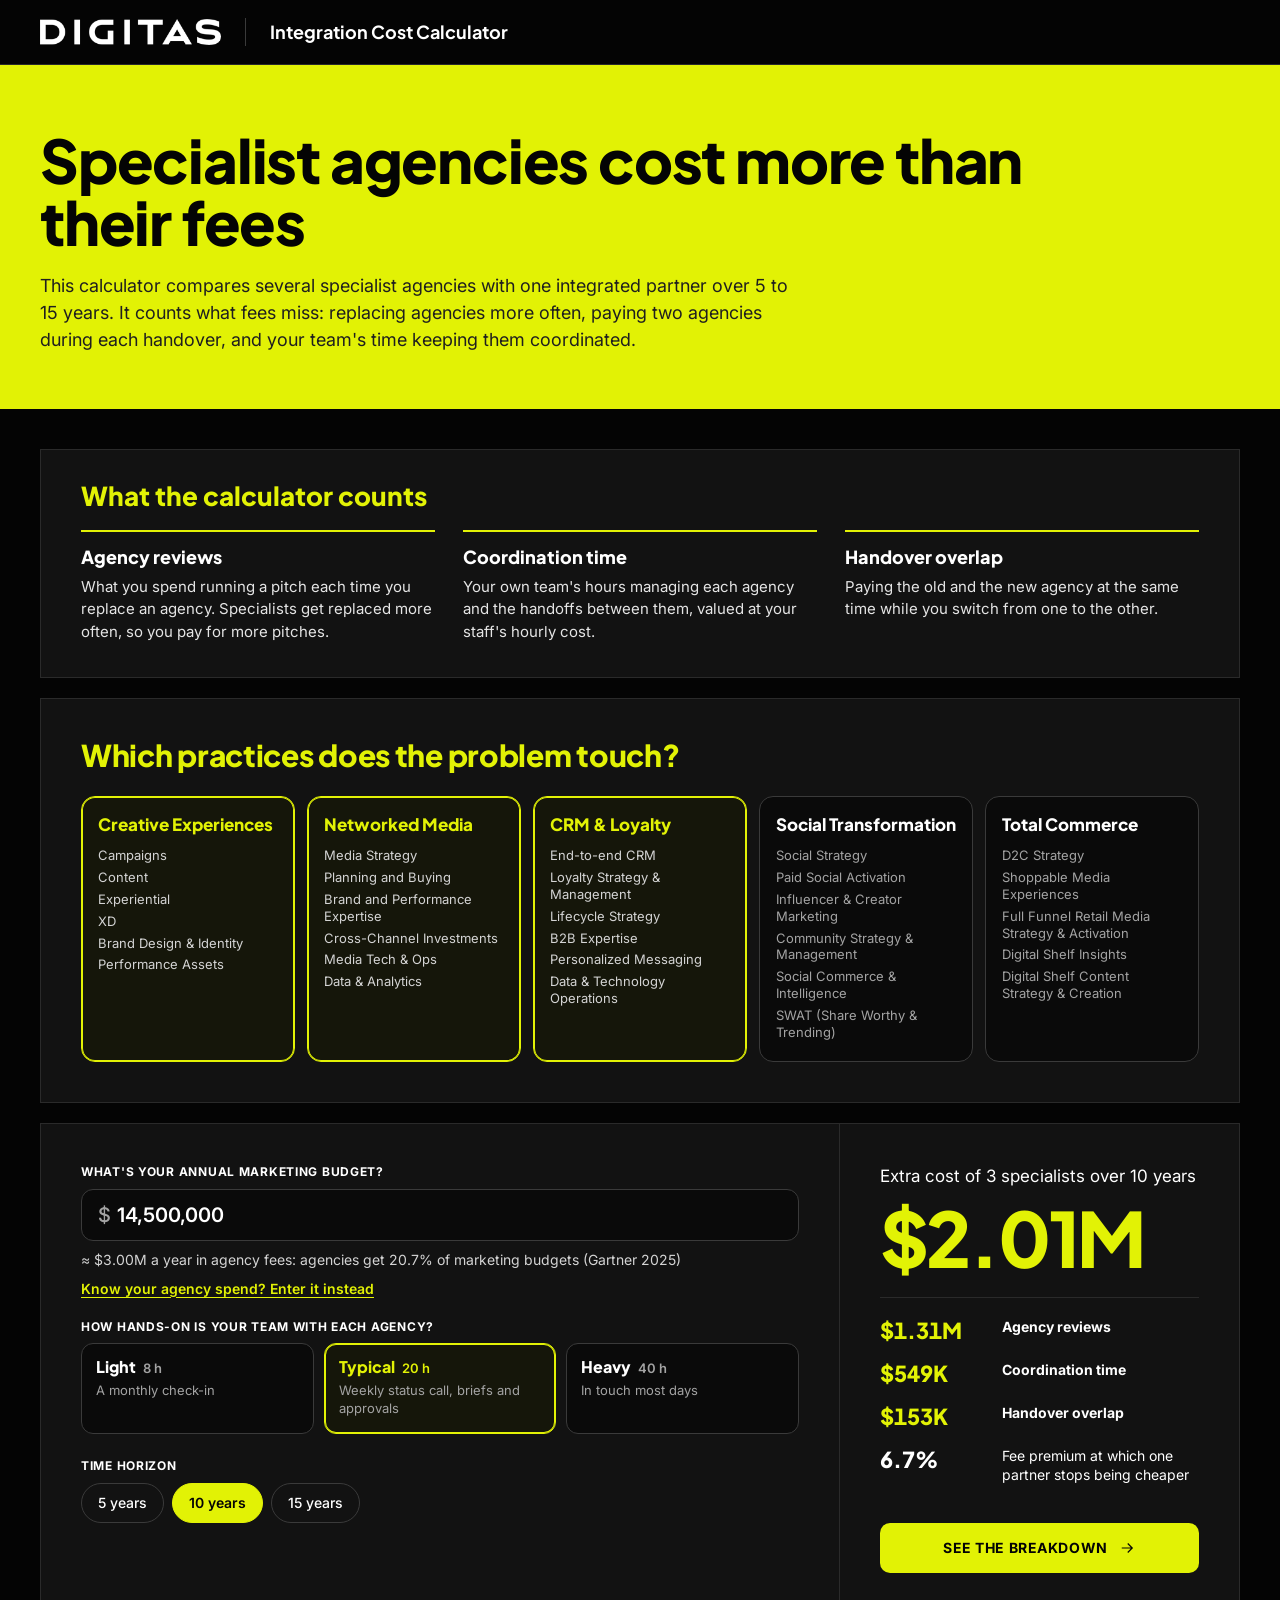
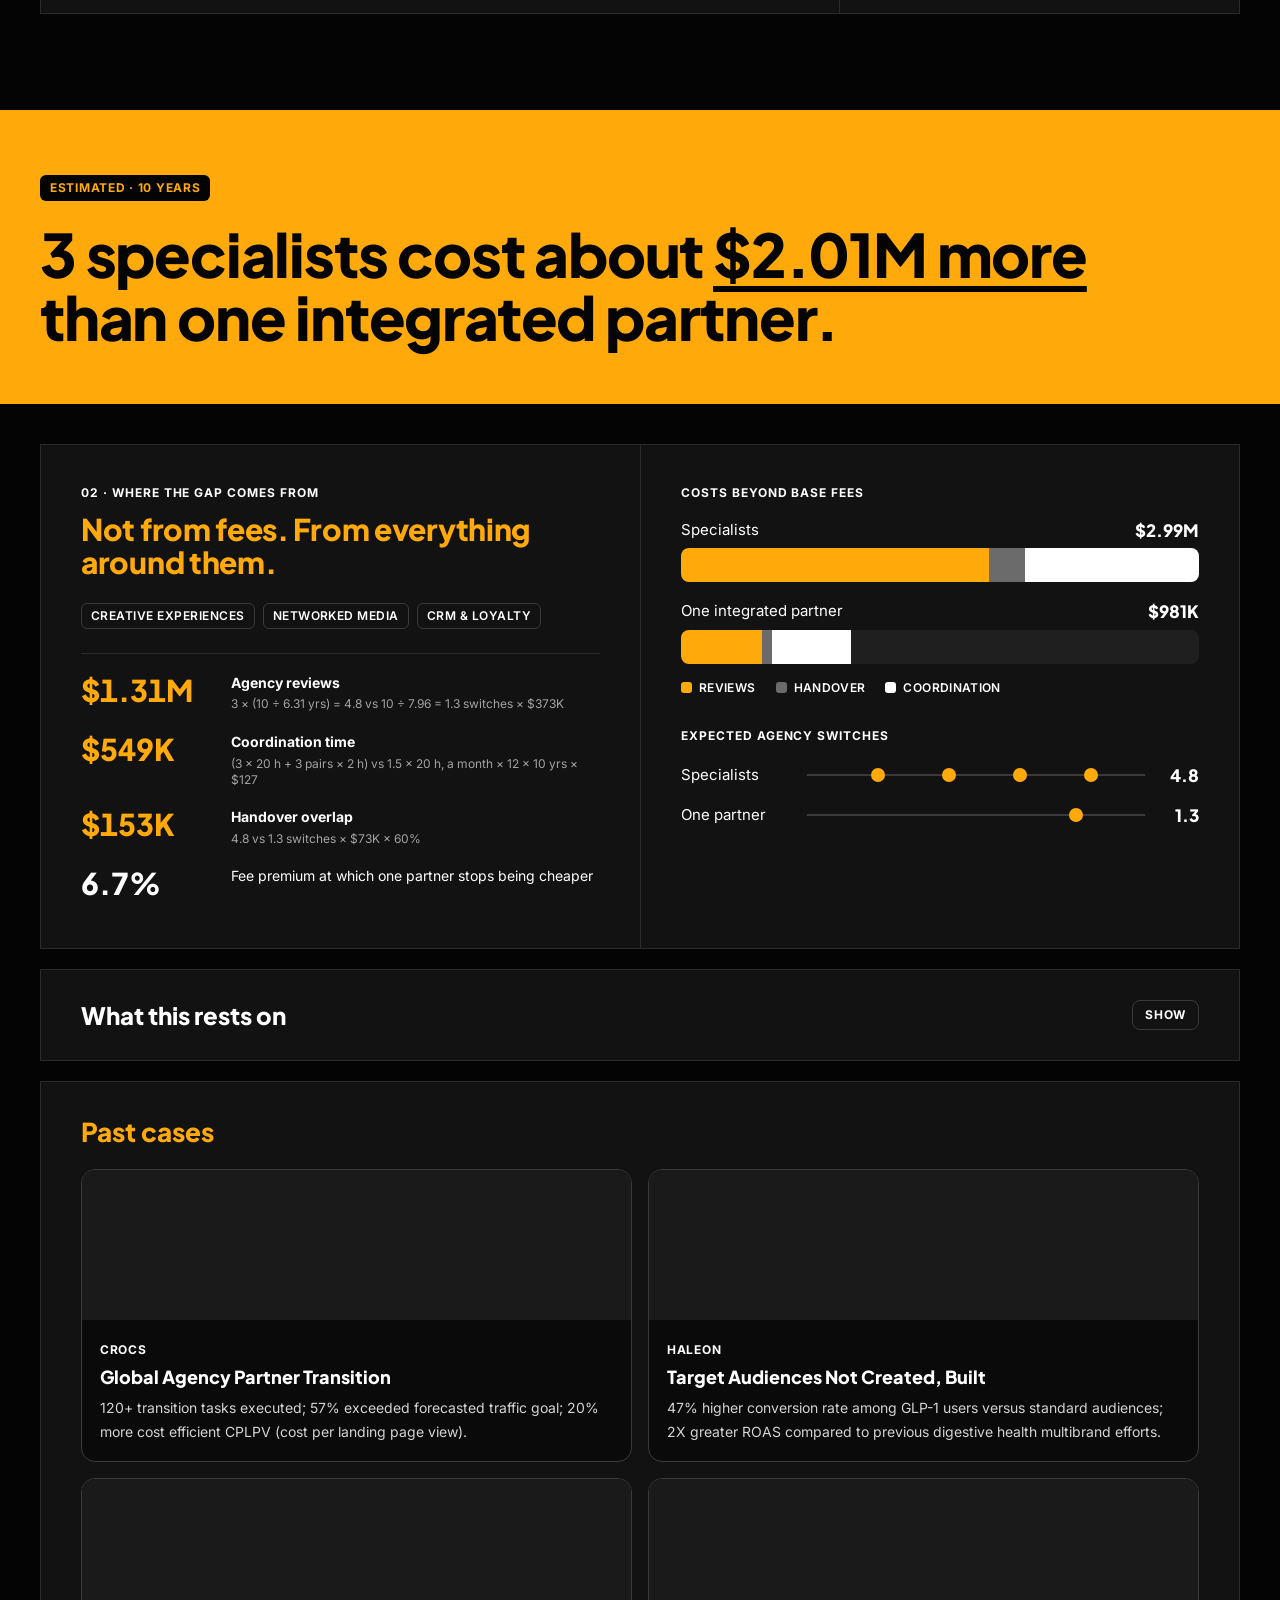
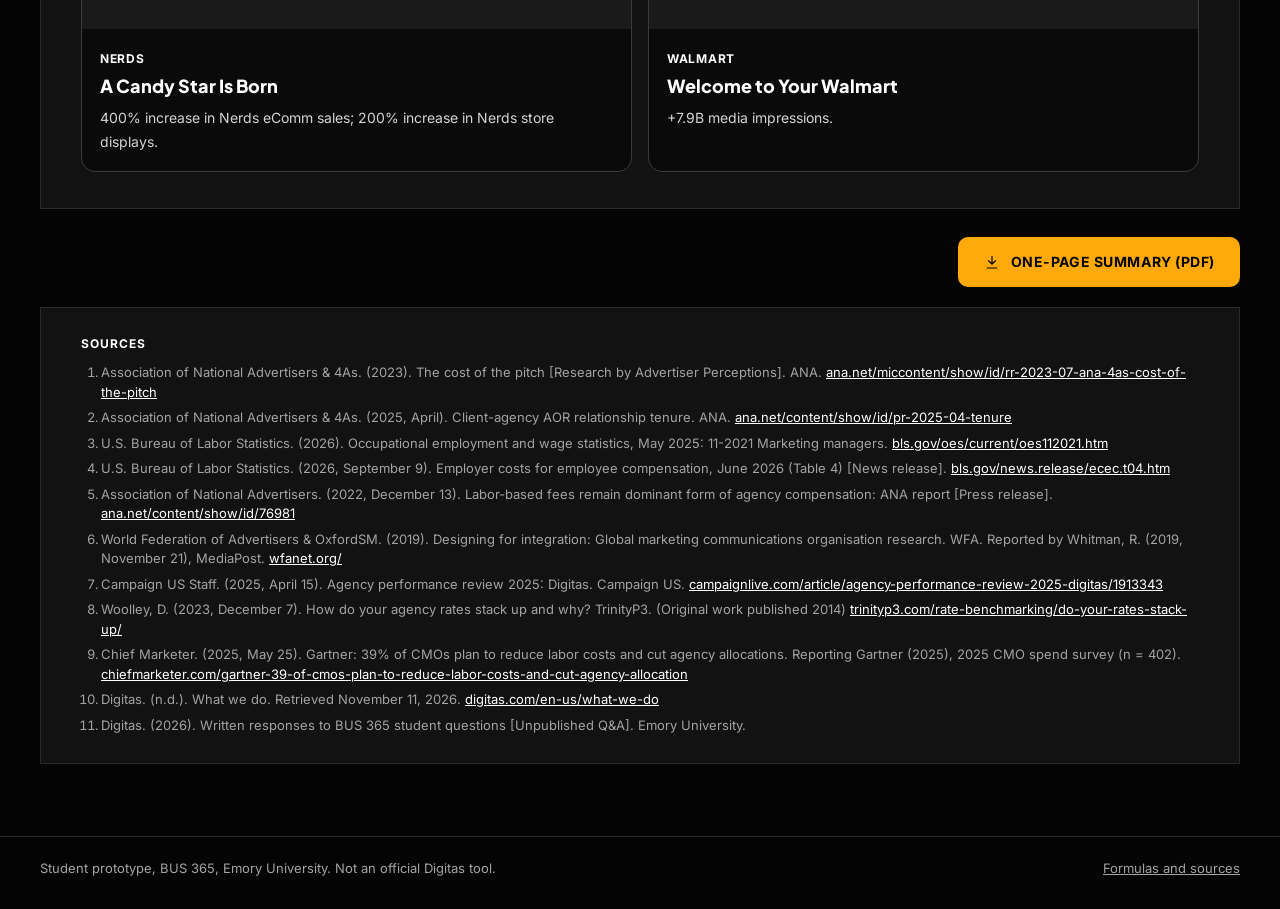
<file: index.html>
<!doctype html>
<html lang="en">
<head>
<meta charset="utf-8">
<meta name="viewport" content="width=device-width, initial-scale=1">
<title>Integration Cost Calculator</title>
<link rel="icon" href="data:,">
<link rel="preconnect" href="https://fonts.googleapis.com">
<link rel="preconnect" href="https://fonts.gstatic.com" crossorigin>
<link rel="stylesheet" href="https://fonts.googleapis.com/css2?family=Inter:wght@400;500;600;700&family=Plus+Jakarta+Sans:wght@600;700;800&display=swap">
<link rel="stylesheet" href="app.css?v=ac9bd4d">
</head>
<body>
<header class="mast">
  <a class="mast-logo" href="#setup"><img src="assets/digitas-logo-white.png" alt="Digitas"></a>
  <span class="mast-title">Integration Cost Calculator</span>
</header>

<main>
  <!-- STEP 1 -->
  <section class="step" id="setup" data-step="setup">
    <div class="band band-yellow">
      <div class="band-inner">
        <h1>Specialist agencies cost more than their fees</h1>
        <p>This calculator compares several specialist agencies with one integrated partner over 5 to 15 years. It counts what fees miss: replacing agencies more often, paying two agencies during each handover, and your team's time keeping them coordinated.</p>
      </div>
    </div>
    <div class="wrap">
      <section class="card counts" aria-labelledby="counts-h">
        <h2 id="counts-h">What the calculator counts</h2>
        <div class="counts-grid">
          <div class="count">
            <span class="count-name">Agency reviews</span>
            <p>What you spend running a pitch each time you replace an agency. Specialists get replaced more often, so you pay for more pitches.</p>
          </div>
          <div class="count">
            <span class="count-name">Coordination time</span>
            <p>Your own team's hours managing each agency and the handoffs between them, valued at your staff's hourly cost.</p>
          </div>
          <div class="count">
            <span class="count-name">Handover overlap</span>
            <p>Paying the old and the new agency at the same time while you switch from one to the other.</p>
          </div>
        </div>
      </section>
      <div class="card pane practices-card">
        <h2>Which practices does the problem touch?</h2>
        <div id="disciplines" class="practices" role="group" aria-label="Practices"></div>
      </div>
      <div class="card split split-gap">
        <form id="inputs" class="pane pane-dark" autocomplete="off" onsubmit="return false">
          <div class="field fee-field">
            <label class="label" id="fee-label" for="feeBasis"></label>
            <span class="box"><b>$</b><input type="text" id="feeBasis" inputmode="numeric"></span>
            <span class="derived" id="fee-derived"></span>
            <span class="fee-modes" id="fee-modes"></span>
          </div>
          <fieldset class="field involvement-field">
            <legend class="label">How hands-on is your team with each agency?</legend>
            <div id="involvement" class="choices" role="group" aria-label="Team involvement"></div>
          </fieldset>
          <fieldset class="field">
            <legend class="label">Time horizon</legend>
            <div id="horizons" class="pills"></div>
          </fieldset>
        </form>
        <aside class="pane pane-ivory live" aria-live="polite">

          <p class="live-lede" id="live-lede"></p>
          <p class="live-num" id="live-gap"></p>
          <div class="rule-dark"></div>
          <div id="live-lines" class="stats"></div>
          <a class="btn btn-dark" href="#cost" id="see-breakdown">See the breakdown <svg aria-hidden="true" width="18" height="18" viewBox="0 0 24 24" fill="none" stroke="currentColor" stroke-width="1.6"><path d="M5 12h14M13 6l6 6-6 6"/></svg></a>
        </aside>
      </div>
    </div>
  </section>

  <!-- STEP 2 -->
  <section class="step step-cost" id="cost" data-step="cost">
    <div class="band band-orange">
      <div class="band-inner">
        <span class="tag tag-dark" id="cost-tag"></span>
        <h1 id="cost-headline"></h1>
      </div>
    </div>
    <div class="wrap">
      <div class="card split split-even">
        <div class="pane pane-dark">
          <p class="eyebrow">02 · Where the gap comes from</p>
          <h2 id="cost-h2"></h2>
          <div id="picked-tags" class="tags"></div>
          <hr class="rule-light">
          <div id="cost-lines" class="stats stats-why"></div>
        </div>
        <div class="pane pane-ivory">
          <h3 class="eyebrow">Costs beyond base fees</h3>
          <div id="bars"></div>
          <div class="legend">
            <span><i class="sw sw-reviews"></i>Reviews</span>
            <span><i class="sw sw-transition"></i>Handover</span>
            <span><i class="sw sw-coordination"></i>Coordination</span>
            <span id="legend-fees"><i class="sw sw-fees"></i>Fee premium</span>
          </div>
          <h3 class="eyebrow">Expected agency switches</h3>
          <div id="tracks"></div>
        </div>
      </div>

      <div class="card pane-dark rests">
        <button type="button" id="rests-toggle" class="rests-toggle" aria-expanded="false" aria-controls="rests-body">
          <span>What this rests on</span><span class="pill-outline" id="rests-label">Show</span>
        </button>
        <div id="rests-body" hidden>
          <div class="rests-grid">
            <div>
              <p class="eyebrow">Specialist tenure, by discipline</p>
              <div id="tenure"></div>
              <p class="eyebrow eyebrow-gap">Your setup</p>
              <div id="setup-params"></div>
            </div>
            <div>
              <p class="eyebrow">Research defaults</p>
              <div id="params"></div>
            </div>
          </div>
          <table id="table" class="totals">
            <thead><tr><th></th><th>Specialists</th><th>One partner</th><th>Difference</th></tr></thead>
            <tbody></tbody>
            <tfoot></tfoot>
          </table>
          <div class="rests-foot">
            <a href="methodology.html">Formulas and sources</a>
            <button type="button" id="reset" class="pill-outline">Reset defaults</button>
          </div>
        </div>
      </div>

      <div class="card pane-dark summary" id="summary" hidden>
        <p class="eyebrow">What this means for you</p>
        <p id="summary-text"></p>
      </div>

      <div id="match" class="card match"></div>

      <div class="actions">
        <button type="button" class="btn btn-light" id="print"><svg aria-hidden="true" width="18" height="18" viewBox="0 0 24 24" fill="none" stroke="currentColor" stroke-width="1.6"><path d="M12 4v11M7 10l5 5 5-5M5 20h14"/></svg> One-page summary (PDF)</button>
      </div>

      <div class="card sources-card">
        <p class="eyebrow">Sources</p>
        <ol id="sources-list" class="sources-list"></ol>
      </div>
    </div>
  </section>
</main>

<footer class="foot">
  <span>Student prototype, BUS 365, Emory University. Not an official Digitas tool.</span>
  <span><a href="methodology.html">Formulas and sources</a></span>
</footer>

<div id="sheet" class="sheet" aria-hidden="true"></div>

<script src="defaults.js?v=ac9bd4d"></script>
<script src="model.js?v=ac9bd4d"></script>
<script src="app.js?v=ac9bd4d"></script>
</body>
</html>
</file>
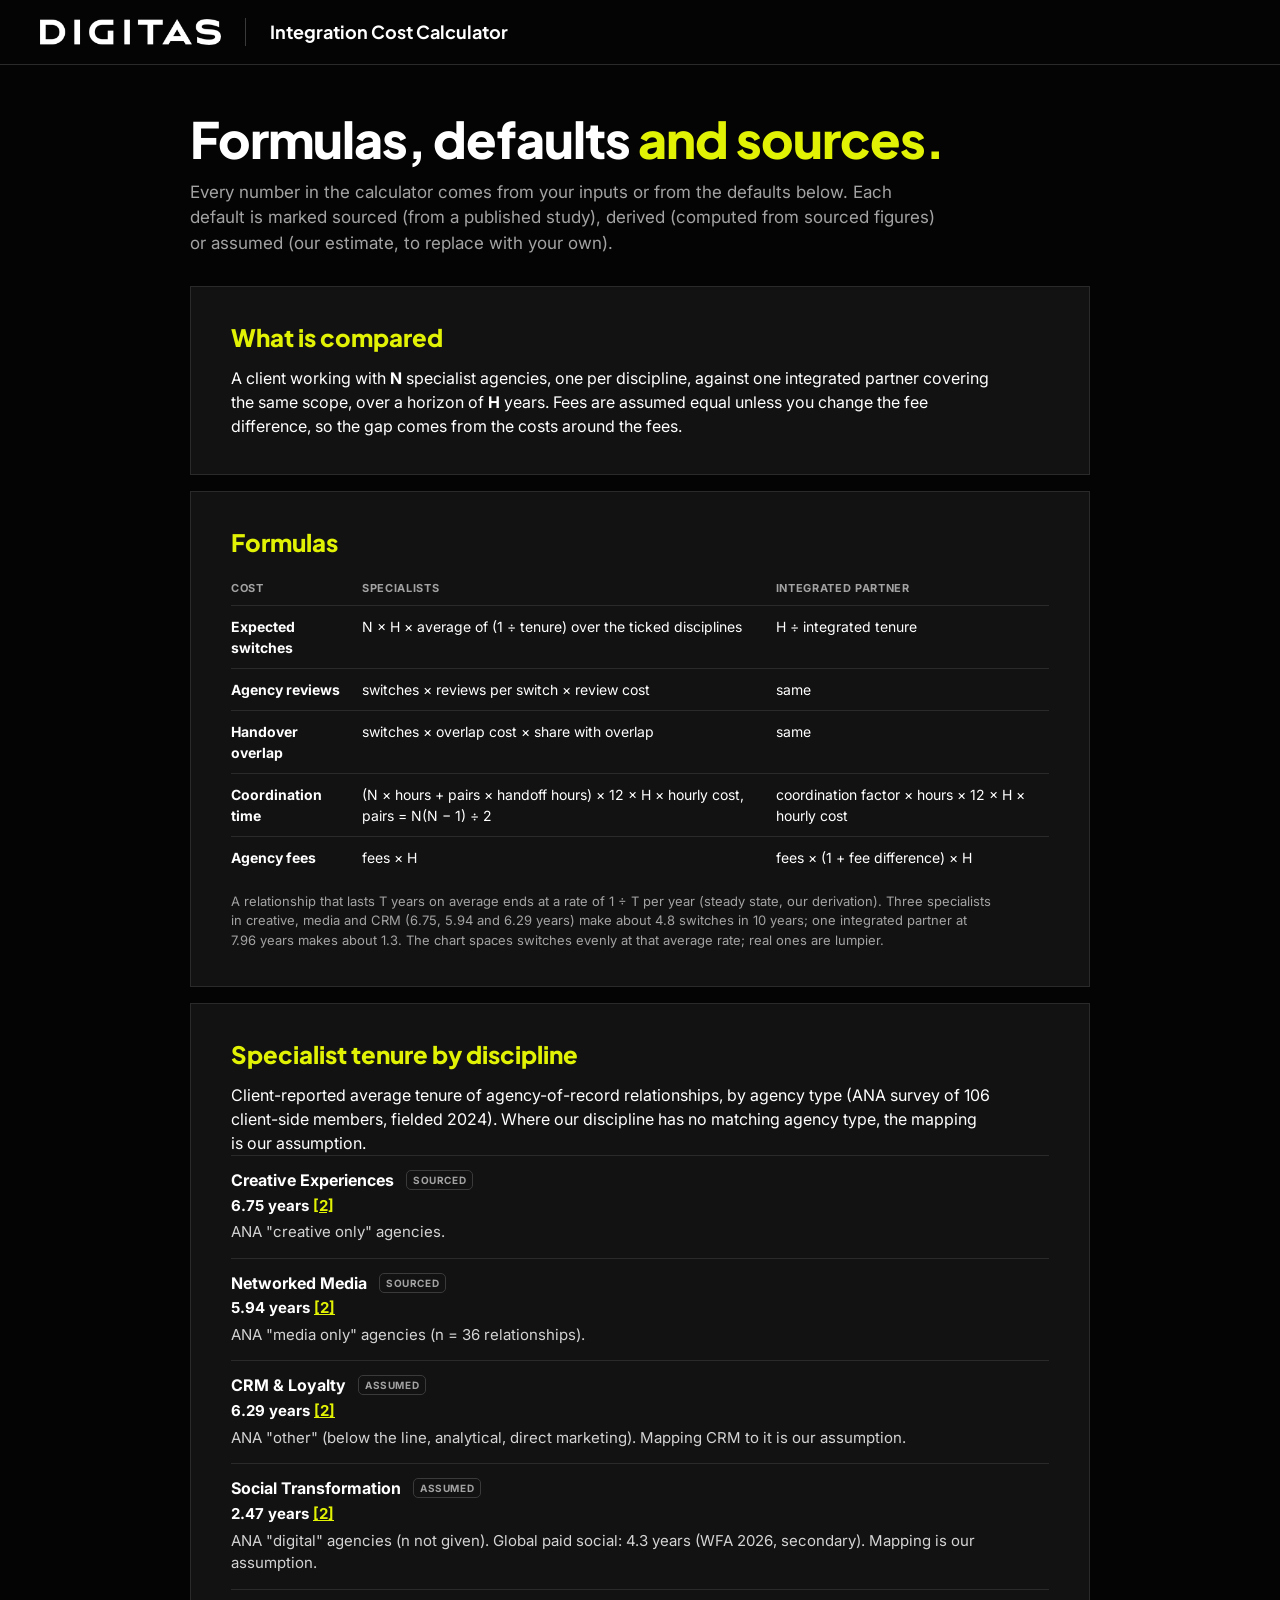
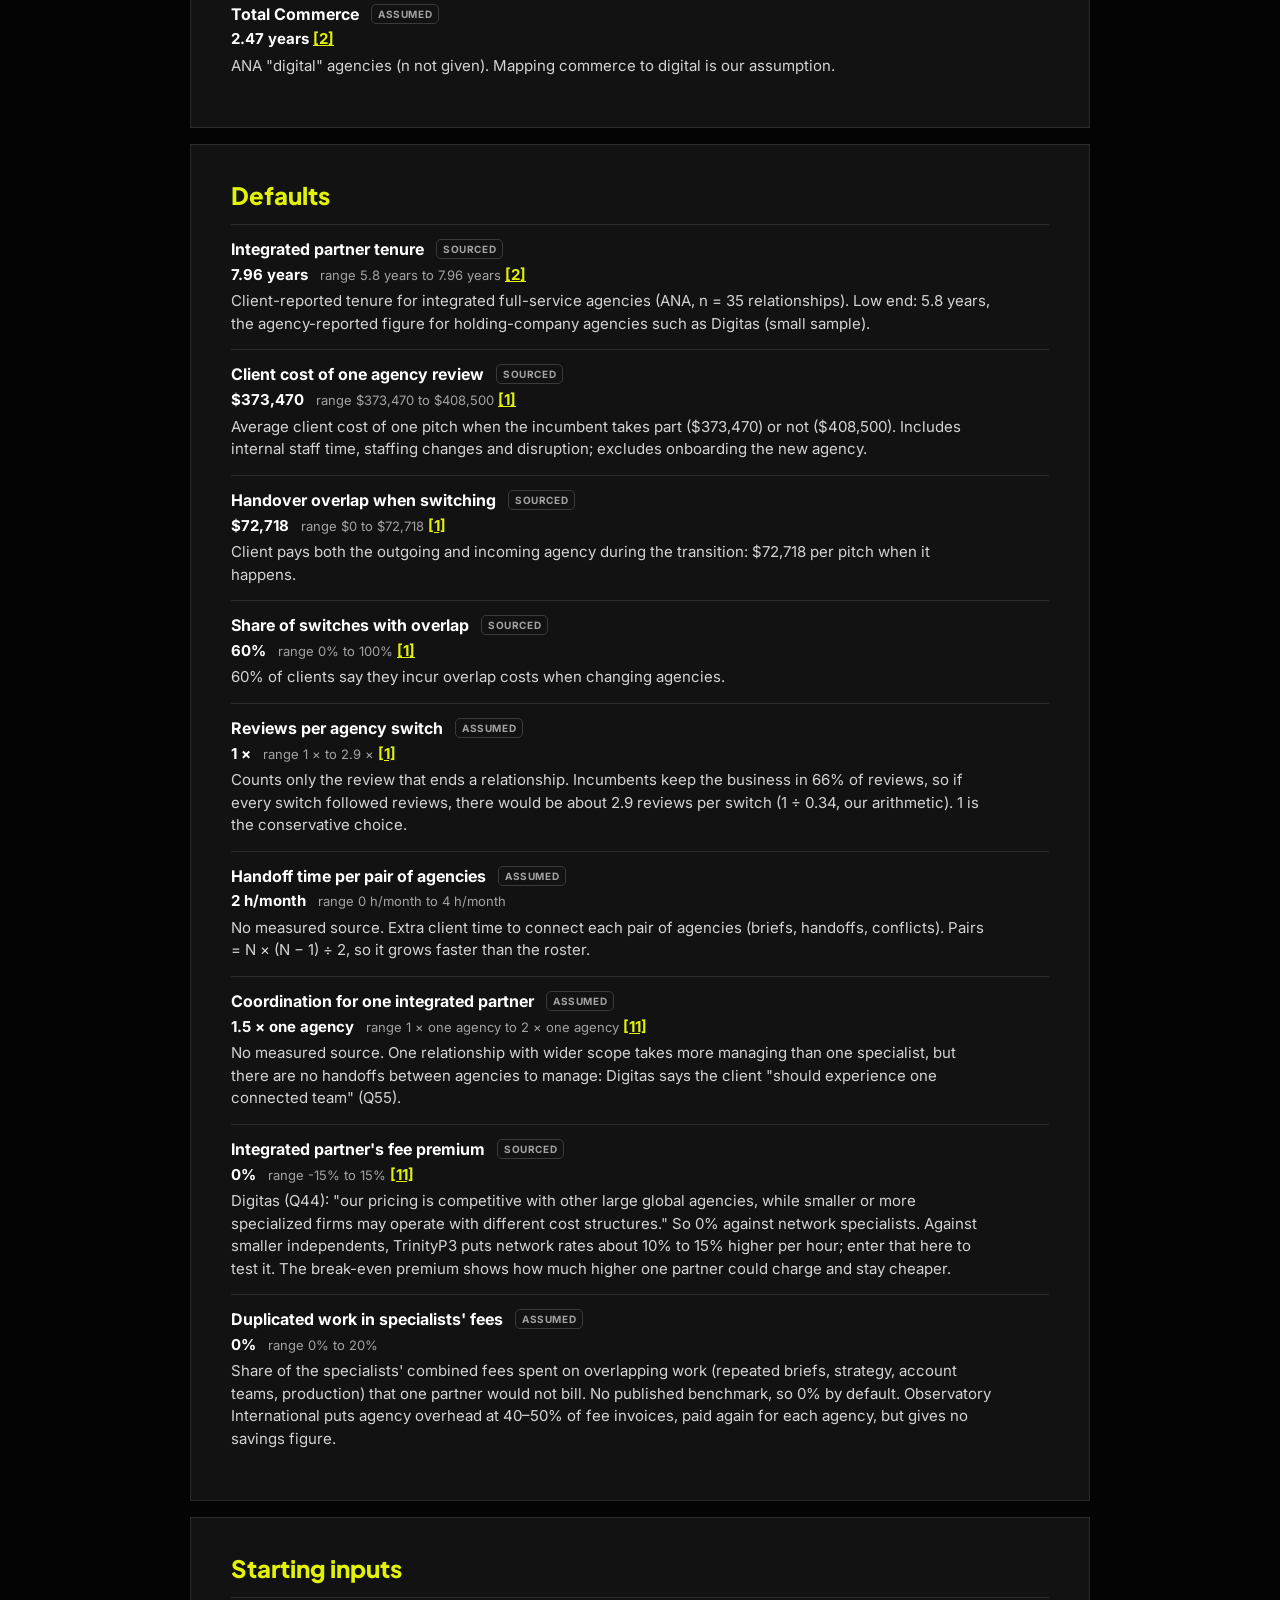
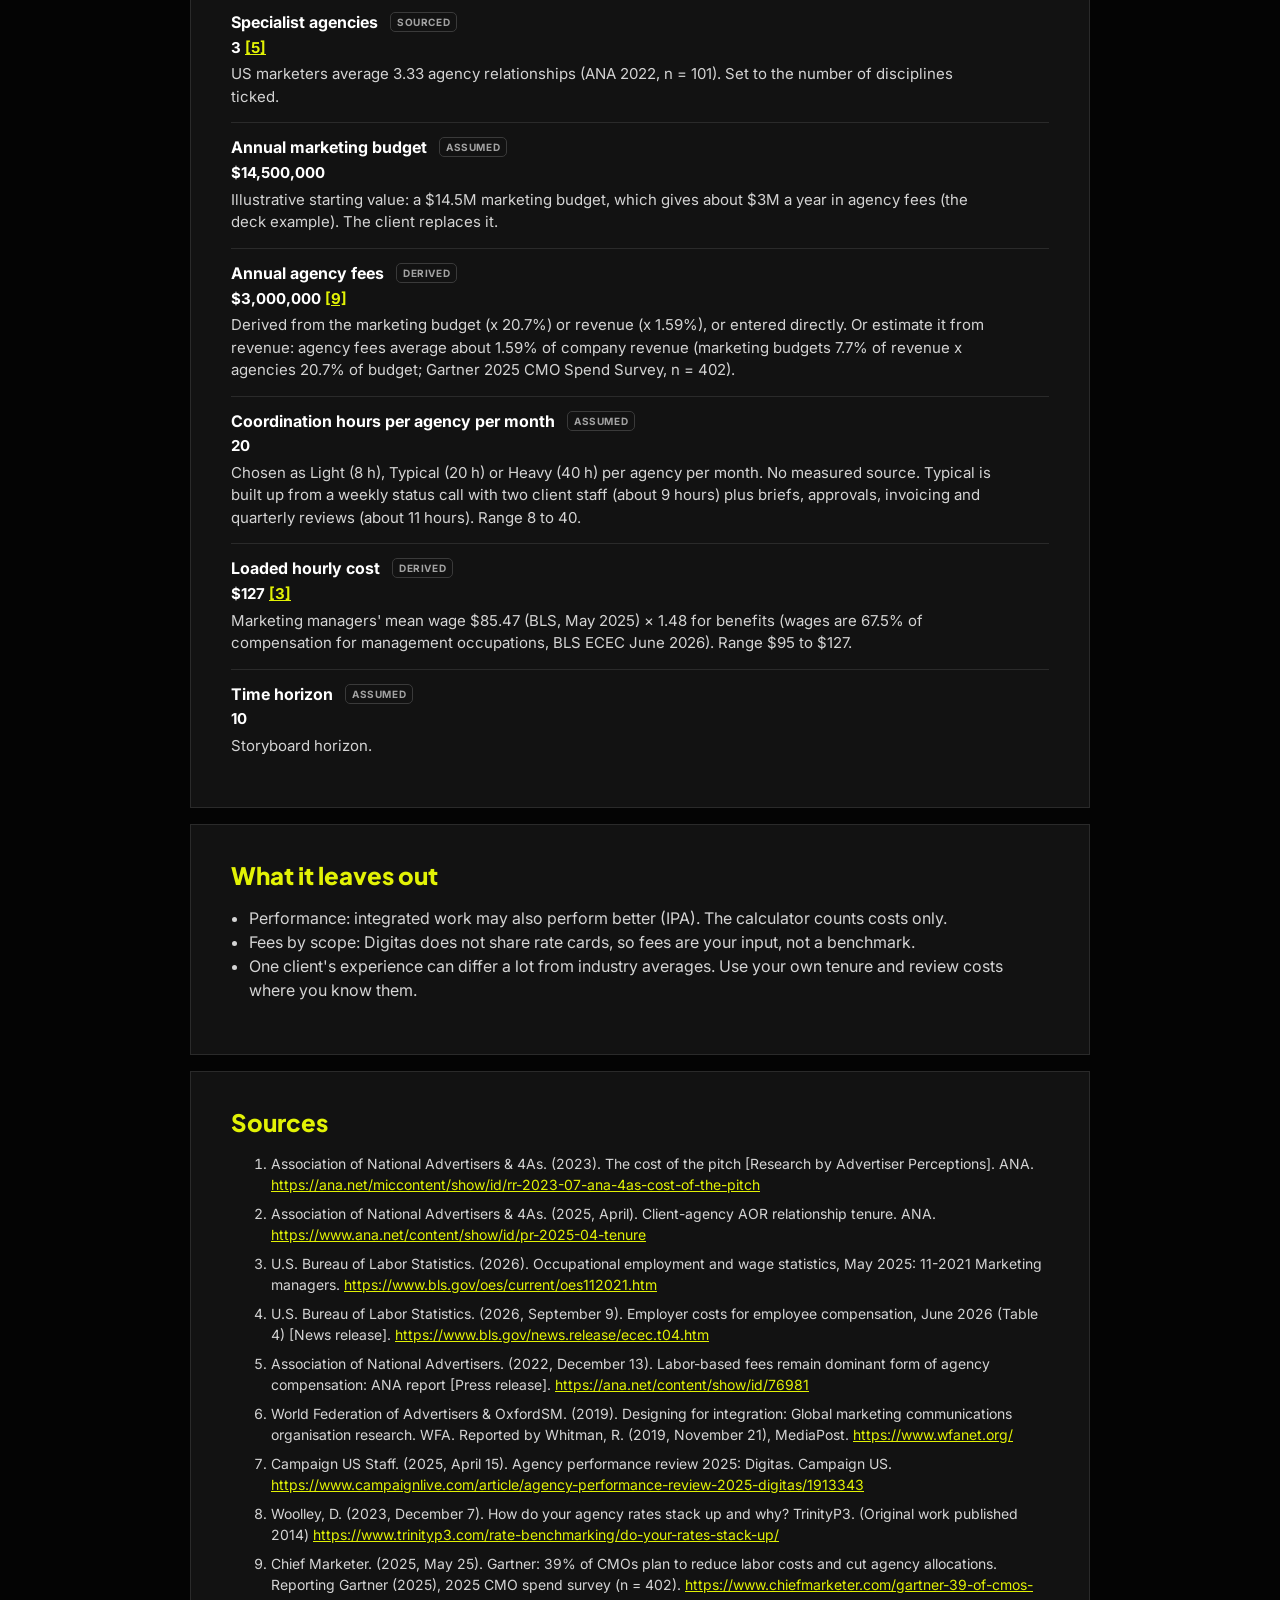
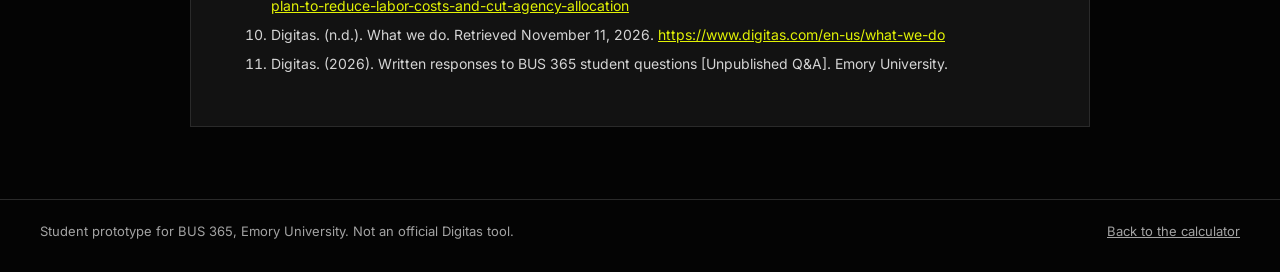
<file: methodology.html>
<!doctype html>
<html lang="en">
<head>
<meta charset="utf-8">
<meta name="viewport" content="width=device-width, initial-scale=1">
<title>How the Calculator Works</title>
<link rel="icon" href="data:,">
<link rel="preconnect" href="https://fonts.googleapis.com">
<link rel="preconnect" href="https://fonts.gstatic.com" crossorigin>
<link rel="stylesheet" href="https://fonts.googleapis.com/css2?family=Inter:wght@400;500;600;700&family=Plus+Jakarta+Sans:wght@600;700;800&display=swap">
<link rel="stylesheet" href="app.css?v=ac9bd4d">
</head>
<body>
<header class="mast">
  <a class="mast-logo" href="index.html"><img src="assets/digitas-logo-white.png" alt="Digitas"></a>
  <span class="mast-title">Integration Cost Calculator</span>
</header>

<main class="doc">
    <h1>Formulas, defaults <em>and sources.</em></h1>
  <p class="lede">Every number in the calculator comes from your inputs or from the defaults below. Each default is marked sourced (from a published study), derived (computed from sourced figures) or assumed (our estimate, to replace with your own).</p>

  <section class="doc-card">
    <h2>What is compared</h2>
    <p>A client working with <b>N</b> specialist agencies, one per discipline, against one integrated partner covering the same scope, over a horizon of <b>H</b> years. Fees are assumed equal unless you change the fee difference, so the gap comes from the costs around the fees.</p>
  </section>

  <section class="doc-card">
    <h2>Formulas</h2>
    <table class="doc-table">
      <thead><tr><th>Cost</th><th>Specialists</th><th>Integrated partner</th></tr></thead>
      <tbody>
        <tr><th>Expected switches</th><td>N × H × average of (1 ÷ tenure) over the ticked disciplines</td><td>H ÷ integrated tenure</td></tr>
        <tr><th>Agency reviews</th><td>switches × reviews per switch × review cost</td><td>same</td></tr>
        <tr><th>Handover overlap</th><td>switches × overlap cost × share with overlap</td><td>same</td></tr>
        <tr><th>Coordination time</th><td>(N × hours + pairs × handoff hours) × 12 × H × hourly cost, pairs = N(N − 1) ÷ 2</td><td>coordination factor × hours × 12 × H × hourly cost</td></tr>
        <tr><th>Agency fees</th><td>fees × H</td><td>fees × (1 + fee difference) × H</td></tr>
      </tbody>
    </table>
    <p class="note" style="margin-top:14px">A relationship that lasts T years on average ends at a rate of 1 ÷ T per year (steady state, our derivation). Three specialists in creative, media and CRM (6.75, 5.94 and 6.29 years) make about 4.8 switches in 10 years; one integrated partner at 7.96 years makes about 1.3. The chart spaces switches evenly at that average rate; real ones are lumpier.</p>
  </section>

  <section class="doc-card" id="tenure">
    <h2>Specialist tenure by discipline</h2>
    <p>Client-reported average tenure of agency-of-record relationships, by agency type (ANA survey of 106 client-side members, fielded 2024). Where our discipline has no matching agency type, the mapping is our assumption.</p>
    <div id="tenure-list"></div>
  </section>

  <section class="doc-card">
    <h2>Defaults</h2>
    <div id="params"></div>
  </section>

  <section class="doc-card" id="inputs-card">
    <h2>Starting inputs</h2>
    <div id="inputs"></div>
  </section>

  <section class="doc-card">
    <h2>What it leaves out</h2>
    <ul>
      <li>Performance: integrated work may also perform better (IPA). The calculator counts costs only.</li>
      <li>Fees by scope: Digitas does not share rate cards, so fees are your input, not a benchmark.</li>
      <li>One client's experience can differ a lot from industry averages. Use your own tenure and review costs where you know them.</li>
    </ul>
  </section>

  <section class="doc-card">
    <h2>Sources</h2>
    <ol id="sources" class="sources"></ol>
  </section>
</main>

<footer class="foot">
  <span>Student prototype for BUS 365, Emory University. Not an official Digitas tool.</span>
  <span><a href="index.html">Back to the calculator</a></span>
</footer>

<script src="defaults.js?v=ac9bd4d"></script>
<script src="methodology.js?v=ac9bd4d"></script>
</body>
</html>
</file>
<file: app.css>
/* Style follows the team's pitch deck (Maxime Group 2 draft, 2026-11-11): black with lime #E2F205,
   lime section bars with bold uppercase titles, bold white headlines with one lime phrase,
   large lime stat numbers, dark rounded cards.
   The deck's fonts (TT Interphases, TT Hoves) are paid; Plus Jakarta Sans and Inter stand in. */
:root {
  --black: #040404;
  --lime: #e2f205;
  --orange: #ffa90a;    /* digitas.com orange */
  --white: #ffffff;
  --card: #121212;
  --well: #0a0a0a;
  --line: #2a2a2a;
  --line-2: #3a3a3a;
  --muted: #a3a3a3;
  --caps: #ffffff;       /* all-caps labels */
  --grey: #6b6b6b;
  --c-reviews: #e2f205;
  --c-transition: #6b6b6b;
  --c-coordination: #ffffff;
  --c-fees: repeating-linear-gradient(135deg, #bdbdbd 0 5px, #5a5a5a 5px 10px);
  --head: "Plus Jakarta Sans", "Helvetica Neue", Arial, sans-serif;
  --body: "Inter", "Helvetica Neue", Arial, sans-serif;
  --r-card: 0;
  --r-box: 12px;
}

* { box-sizing: border-box; }
html { scroll-behavior: smooth; }
body { margin: 0; background: var(--black); color: var(--white); font: 16px/1.5 var(--body); -webkit-font-smoothing: antialiased; }
a { color: inherit; }
h1, h2, h3, p { margin: 0; }
em { font-style: normal; color: var(--lime); }
hr { border: 0; height: 1px; background: var(--line); margin: 28px 0; }
button { font: inherit; }
:focus-visible { outline: 2px solid var(--lime); outline-offset: 2px; }
[hidden] { display: none !important; }

/* ---------- header ---------- */
.mast { display: flex; align-items: center; gap: 24px; padding: 18px 40px; background: var(--black); border-bottom: 1px solid var(--line); }
.mast-logo img { height: 26px; display: block; }
.mast-title { display: flex; align-items: center; height: 28px; font: 700 18px/1 var(--head); color: var(--white); padding-left: 24px; border-left: 1px solid var(--line-2); }

/* ---------- section bar + hero ---------- */
.tag { display: inline-block; font: 700 12px/1 var(--body); letter-spacing: 0.06em; text-transform: uppercase; color: var(--black); background: var(--lime); border-radius: 6px; padding: 7px 10px; margin-bottom: 22px; }

/* ---------- colour bands: setup yellow, cost orange ---------- */
.step-cost { margin-top: 24px; --lime: var(--orange); --c-reviews: var(--orange); }  /* orange accent in the cost section */
.band { color: var(--black); }
.band-yellow { background: var(--lime); }
.band-orange { background: var(--orange); }
.band-inner { max-width: 1280px; margin: 0 auto; padding: 64px 40px 56px; }
.band p { max-width: 760px; margin-top: 18px; font-size: 18px; color: #1f1f1f; }
.band h1 { max-width: 1080px; font: 800 60px/1.04 var(--head); letter-spacing: -0.02em; }
.band em { color: var(--black); text-decoration: underline; text-decoration-thickness: 6px; text-underline-offset: 8px; }
.tag-dark { background: var(--black); color: var(--lime); }

/* ---------- layout ---------- */
.wrap { max-width: 1280px; margin: 0 auto; padding: 40px 40px 72px; }
.card { border-radius: var(--r-card); overflow: hidden; background: var(--card); border: 1px solid var(--line); }
.split { display: flex; flex-wrap: wrap; }
.split > .pane-dark { flex: 999 1 560px; }
.split > .pane-ivory { flex: 1 1 400px; border-left: 1px solid var(--line); }
.split-even > .pane-dark, .split-even > .pane-ivory { flex: 1 1 480px; }
.pane { min-width: 0; padding: 40px; }
.summary { margin-top: 20px; padding: 36px 40px; }
.actions { display: flex; flex-wrap: wrap; justify-content: flex-end; gap: 16px; margin-top: 28px; }

/* ---------- type ---------- */
.eyebrow { font: 700 12px/1.3 var(--body); letter-spacing: 0.08em; text-transform: uppercase; color: var(--caps); margin-bottom: 12px; }
.eyebrow-gap { margin-top: 28px; }
.pane h2 { font: 800 30px/1.1 var(--head); letter-spacing: -0.01em; color: var(--lime); margin-bottom: 24px; }
.pane-ivory h3.eyebrow { margin-bottom: 18px; }
.note { font-size: 13px; color: var(--muted); }

/* ---------- controls ---------- */
.pills { display: flex; flex-wrap: wrap; gap: 8px; }
.pill { font: 500 14px/1 var(--body); background: transparent; color: var(--white); border: 1px solid var(--line-2); border-radius: 999px; padding: 0 16px; min-height: 40px; cursor: pointer; }
.pill:hover { border-color: var(--muted); }
.pill[aria-pressed="true"] { background: var(--lime); border-color: var(--lime); color: var(--black); font-weight: 600; }
.fields { display: grid; grid-template-columns: repeat(2, minmax(0, 1fr)); gap: 22px; margin-bottom: 22px; }
.field { display: block; border: 0; padding: 0; margin: 0; min-width: 0; }
.label { display: block; font: 700 12px/1.3 var(--body); letter-spacing: 0.06em; text-transform: uppercase; color: var(--caps); margin-bottom: 9px; padding: 0; }
.box { display: flex; align-items: center; gap: 6px; background: var(--well); border: 1px solid var(--line-2); border-radius: var(--r-box); padding: 0 16px; }
.box:focus-within { border-color: var(--lime); }
.box b { font-weight: 500; color: var(--muted); font-size: 20px; }
.box .unit { font: 600 12px var(--body); letter-spacing: 0.05em; text-transform: uppercase; color: var(--caps); }
.box input { flex: 1; min-width: 0; font: 600 20px var(--body); color: var(--white); background: transparent; border: 0; padding: 13px 0; outline: none; }
.box input::-webkit-inner-spin-button { display: none; }

.btn { display: inline-flex; align-items: center; justify-content: center; gap: 10px; font: 700 14px/1 var(--body); letter-spacing: 0.04em; text-transform: uppercase; text-decoration: none; border-radius: 10px; min-height: 50px; padding: 0 24px; cursor: pointer; border: 1px solid transparent; }
.btn-dark, .btn-light { background: var(--lime); color: var(--black); }
.btn-outline { background: transparent; color: var(--white); border-color: var(--line-2); }
.btn-outline:hover { border-color: var(--white); }
.btn-sm { min-height: 42px; padding: 0 18px; font-size: 13px; }
.btn:disabled { opacity: 0.5; cursor: default; }
.btn-dark:hover, .btn-light:hover { filter: brightness(0.92); }
.pill-outline { font: 700 12px/1 var(--body); letter-spacing: 0.06em; text-transform: uppercase; border: 1px solid var(--line-2); border-radius: 8px; padding: 8px 12px; background: none; color: var(--white); cursor: pointer; }

/* ---------- what the calculator counts ---------- */
.counts { padding: 32px 40px 34px; margin-bottom: 20px; }
.counts h2 { font: 800 26px/1.1 var(--head); color: var(--lime); margin-bottom: 20px; }
.counts-grid { display: grid; grid-template-columns: repeat(3, minmax(0, 1fr)); gap: 28px; }
.count { border-top: 2px solid var(--lime); padding-top: 14px; }
.count-name { display: block; font: 800 18px/1.2 var(--head); margin-bottom: 8px; }
.count p { font-size: 15px; line-height: 1.5; color: #e5e5e5; }

/* ---------- practices ---------- */
.practices-card { margin-bottom: 20px; }
.practices { display: grid; grid-template-columns: repeat(5, minmax(0, 1fr)); gap: 12px; }
.practice { display: flex; flex-direction: column; gap: 12px; text-align: left; background: var(--well); color: var(--white); border: 1px solid var(--line-2); border-radius: 14px; padding: 18px 16px 20px; cursor: pointer; }
.practice:hover { border-color: var(--muted); }
.practice-name { font: 800 17px/1.15 var(--head); }
.practice-caps { display: flex; flex-direction: column; gap: 5px; font-size: 13px; line-height: 1.3; color: var(--muted); }
.practice[aria-pressed="true"] { border-color: var(--lime); box-shadow: inset 0 0 0 1px var(--lime); background: #15160a; }
.practice[aria-pressed="true"] .practice-name { color: var(--lime); }
.practice[aria-pressed="true"] .practice-caps { color: #d4d4d4; }

/* ---------- optional tags, revenue estimate ---------- */
.btn[aria-disabled="true"] { opacity: 0.35; pointer-events: none; }
.opt { font-style: normal; font-weight: 500; text-transform: none; letter-spacing: 0; color: var(--grey); margin-left: 6px; }
.estimate { margin: -6px 0 22px; }
.linkbtn { background: none; border: 0; padding: 0; color: var(--lime); font: 600 14px var(--body); text-decoration: underline; text-underline-offset: 3px; cursor: pointer; }
#estimate-body { margin-top: 14px; }

/* ---------- match card, sources ---------- */
.match { margin-top: 20px; padding: 36px 40px; }
.match h2 { font: 800 26px/1.1 var(--head); color: var(--lime); margin-bottom: 22px; }
.match-team { display: grid; grid-template-columns: repeat(2, minmax(0, 1fr)); gap: 20px; margin-bottom: 26px; }
.match-team .practice-name { display: block; margin-bottom: 4px; }
.match-team .practice-caps { display: block; }
.match-cases { display: grid; grid-template-columns: repeat(2, minmax(0, 1fr)); gap: 16px; }
.match-case { display: flex; flex-direction: column; border: 1px solid var(--line-2); border-radius: 14px; overflow: hidden; background: var(--well); text-decoration: none; }
.match-case .img { height: 150px; background: #1a1a1a center / cover no-repeat; }
.match-case .body { padding: 16px 18px 18px; }
.match-case .client { font: 700 12px var(--body); letter-spacing: 0.06em; text-transform: uppercase; color: var(--caps); }
.match-case .title { font: 800 18px/1.2 var(--head); margin: 6px 0 8px; }
.match-case .result { font-size: 14px; color: #d4d4d4; }
.sources-card { margin-top: 20px; padding: 28px 40px; }
.sources-list { margin: 0; padding-left: 20px; display: flex; flex-direction: column; gap: 6px; font-size: 13px; color: var(--muted); }
.sources-list a { color: var(--white); overflow-wrap: anywhere; }

/* ---------- fees, involvement, premium marks ---------- */
.fee-field { margin-bottom: 22px; }
.derived { display: block; margin-top: 8px; font-size: 14px; color: #d4d4d4; }
.fee-modes { display: flex; flex-wrap: wrap; gap: 6px 18px; margin-top: 10px; }
.involvement-field { margin-bottom: 24px; }
.choices { display: grid; grid-template-columns: repeat(3, minmax(0, 1fr)); gap: 10px; }
.choices:has(> :nth-child(4)) { grid-template-columns: repeat(4, minmax(0, 1fr)); }
.choice { display: flex; flex-direction: column; gap: 6px; text-align: left; background: var(--well); color: var(--white); border: 1px solid var(--line-2); border-radius: 12px; padding: 14px 14px 16px; cursor: pointer; }
.choice:hover { border-color: var(--muted); }
.choice-name { font: 800 16px/1.1 var(--head); }
.choice-name b { font: 600 13px var(--body); color: var(--muted); margin-left: 4px; }
.choice-text { font-size: 13px; line-height: 1.35; color: var(--muted); }
.choice[aria-pressed="true"] { border-color: var(--lime); box-shadow: inset 0 0 0 1px var(--lime); background: #15160a; }
.choice[aria-pressed="true"] .choice-name, .choice[aria-pressed="true"] .choice-name b { color: var(--lime); }
.marks { position: relative; height: 34px; margin: 4px 80px 0 0; font-size: 12px; color: #d4d4d4; }
.marks span { position: absolute; top: 0; transform: translateX(-50%); white-space: nowrap; }
.marks span:first-child { transform: none; }
.marks span:last-child { transform: translateX(-100%); }
.marks span:nth-child(3) { max-width: 140px; white-space: normal; text-align: center; line-height: 1.25; }

/* ---------- fee premium ---------- */
.premium { margin-bottom: 22px; }
.slider { display: flex; align-items: center; gap: 16px; }
.slider input { flex: 1; accent-color: var(--lime); height: 28px; }
.slider output { min-width: 64px; text-align: right; font: 800 22px/1 var(--head); color: var(--lime); }
.src { display: block; margin-top: 6px; font-size: 13px; color: var(--muted); }
.stat-break .stat-num { color: var(--white); }

/* ---------- live estimate ---------- */
.live { display: flex; flex-direction: column; }
.live-lede { font-size: 17px; }
.live-num { font: 800 76px/1 var(--head); letter-spacing: -0.03em; color: var(--lime); margin: 10px 0 22px; }
.rule-dark { height: 1px; background: var(--line); margin-bottom: 10px; }
.live .btn { margin-top: 28px; }

/* ---------- stat rows ---------- */
.stat { display: flex; align-items: baseline; gap: 18px; padding: 8px 0; }
.stat-num { font: 800 22px/1 var(--head); color: var(--lime); min-width: 104px; font-variant-numeric: tabular-nums; }
.stat-cap { font: 400 14px/1.35 var(--body); }
.stats-why .stat { align-items: flex-start; padding: 12px 0; }
.stats-why .stat-num { font-size: 30px; min-width: 132px; }
.stat-cap b { display: block; font-weight: 700; margin-bottom: 3px; }
.stat-cap .what { display: block; color: #e5e5e5; }
.stat-cap .calc { display: block; margin-top: 4px; font-size: 12px; color: var(--muted); }
.stats .stat { align-items: flex-start; padding: 10px 0; }
.stats .stat-num { padding-top: 1px; }
.rule-light { margin: 24px 0 10px; }
.rule-grey { margin: 30px 0 20px; }
.tags { display: flex; flex-wrap: wrap; gap: 8px; }
.tags span { font: 600 12px/1 var(--body); letter-spacing: 0.04em; text-transform: uppercase; border: 1px solid var(--line-2); color: var(--white); border-radius: 6px; padding: 6px 9px; }

/* ---------- charts ---------- */
.bar-row { margin-bottom: 18px; }
.bar-head { display: flex; justify-content: space-between; font-size: 15px; margin-bottom: 7px; }
.bar-head b { font: 800 17px var(--head); }
.bar-track { display: flex; height: 34px; border-radius: 8px; overflow: hidden; background: #1f1f1f; }
.bar-track i { display: block; height: 100%; }
.legend { display: flex; flex-wrap: wrap; gap: 6px 20px; font: 600 12px/1 var(--body); letter-spacing: 0.03em; text-transform: uppercase; color: var(--caps); margin: 6px 0 34px; }
.legend span { display: flex; align-items: center; gap: 7px; }
.sw { width: 11px; height: 11px; border-radius: 3px; display: inline-block; }
.sw-reviews { background: var(--c-reviews); }
.sw-transition { background: var(--c-transition); }
.sw-coordination { background: var(--c-coordination); }
.sw-fees { background: var(--c-fees); }
.track { display: flex; align-items: center; gap: 14px; margin-bottom: 12px; }
.track-name { width: 112px; flex: none; font-size: 15px; }
.track-line { flex: 1; position: relative; height: 28px; min-width: 0; }
.track-line::before { content: ""; position: absolute; left: 0; right: 0; top: 13px; height: 2px; background: var(--line-2); }
.track-line i { position: absolute; top: 7px; width: 14px; height: 14px; margin-left: -7px; border-radius: 50%; background: var(--lime); }
.track-count { width: 40px; flex: none; text-align: right; font: 800 17px var(--head); }

/* ---------- what this rests on ---------- */
.rests { margin-top: 20px; padding: 26px 40px; }
.rests-toggle { width: 100%; display: flex; justify-content: space-between; align-items: center; gap: 16px; background: none; border: 0; padding: 4px 0; color: var(--white); cursor: pointer; text-align: left; }
.rests-toggle > span:first-child { font: 800 24px/1.2 var(--head); }
.rests-grid { display: grid; grid-template-columns: repeat(2, minmax(0, 1fr)); gap: 0 48px; margin-top: 26px; }
.param { display: grid; grid-template-columns: 1fr auto; align-items: center; gap: 4px 16px; padding: 11px 0; border-top: 1px solid var(--line); }
.param-name { font-size: 15px; }
.param-name .kind { font: 700 10px/1 var(--body); letter-spacing: 0.06em; text-transform: uppercase; border: 1px solid var(--line-2); color: var(--caps); border-radius: 5px; padding: 3px 6px; margin-left: 8px; vertical-align: 2px; }
.param-input { display: flex; align-items: center; gap: 6px; font: 500 13px var(--body); color: var(--muted); }
.param-input .pre { width: 10px; text-align: right; }
.param-input .u { width: 64px; }
.param-input input { width: 112px; font: 600 15px var(--body); text-align: right; color: var(--white); background: var(--well); border: 1px solid var(--line-2); border-radius: 8px; padding: 6px 9px; }
.param-input input:focus { border-color: var(--lime); outline: none; }
.param small { grid-column: 1 / -1; font-size: 12px; color: var(--grey); }
.totals { width: 100%; border-collapse: collapse; margin-top: 28px; font-variant-numeric: tabular-nums; }
.totals th, .totals td { text-align: right; padding: 9px 0; border-top: 1px solid var(--line); font-size: 14px; }
.totals th:first-child { text-align: left; font-weight: 400; }
.totals thead th { font: 700 11px var(--body); letter-spacing: 0.06em; text-transform: uppercase; color: var(--caps); border-top: 0; }
.totals td { font-weight: 600; }
.totals tfoot th, .totals tfoot td { border-top-color: var(--muted); font-weight: 700; }
.totals tfoot td:last-child { color: var(--lime); }
.rests-foot { display: flex; justify-content: space-between; align-items: center; gap: 24px; margin-top: 20px; font: 700 12px var(--body); letter-spacing: 0.05em; text-transform: uppercase; color: var(--caps); }

/* ---------- step 3 ---------- */
#summary-text { font-size: 20px; line-height: 1.55; max-width: 760px; margin-bottom: 24px; }
.summary-actions { display: flex; flex-wrap: wrap; align-items: center; gap: 14px; }
.team ul { margin: 0; padding-left: 18px; display: flex; flex-direction: column; gap: 8px; color: #d4d4d4; font-size: 15px; }
.team li::marker { color: var(--lime); }

/* ---------- footer ---------- */
.foot { border-top: 1px solid var(--line); color: var(--muted); padding: 22px 40px 30px; display: flex; flex-wrap: wrap; justify-content: space-between; gap: 12px; font-size: 13px; }

/* ---------- print: one-page summary ---------- */
.sheet { display: none; --lime: var(--orange); --c-reviews: var(--orange); }
@page { size: letter; margin: 0; }
@media print {
  body > *:not(.sheet) { display: none !important; }
  .sheet { display: block; width: 8.5in; min-height: 11in; background: var(--black); -webkit-print-color-adjust: exact; print-color-adjust: exact; }
}
.sheet-head { padding: 16px 30px; display: flex; justify-content: space-between; align-items: center; font: 700 8pt/1.4 var(--body); text-transform: uppercase; letter-spacing: 0.05em; color: var(--muted); border-bottom: 1px solid var(--line); }
.sheet-head img { height: 18px; }
.sheet-band { padding: 26px 30px 18px; }
.sheet-band .tag { font-size: 7.5pt; margin-bottom: 12px; }
.sheet-band h1 { font: 800 26pt/1.06 var(--head); letter-spacing: -0.02em; }
.sheet-body { padding: 4px 24px 0; display: flex; flex-direction: column; gap: 12px; }
.sheet .card { border-radius: 0; }
.sheet .pane { padding: 18px 20px; }
.sheet .split > .pane-dark, .sheet .split > .pane-ivory { flex: 1 1 0; }
.sheet .eyebrow { font-size: 7pt; margin-bottom: 8px; }
.sheet .pane h2 { font-size: 14pt; margin-bottom: 8px; }
.sheet .stat-num, .sheet .stats-why .stat-num { font-size: 13pt; min-width: 64px; }
.sheet .stat-cap { font-size: 8pt; }
.sheet .stat { padding: 4px 0; }
.sheet .bar-track { height: 18px; border-radius: 5px; }
.sheet .bar-head { font-size: 9pt; }
.sheet .legend { margin: 4px 0 0; font-size: 7pt; }
.sheet-row { display: flex; gap: 12px; }
.sheet-row > .card { flex: 1; padding: 16px 18px; }
.sheet table { width: 100%; border-collapse: collapse; font-size: 8.5pt; }
.sheet td { padding: 4px 0; border-top: 1px solid var(--line); }
.sheet td:last-child { text-align: right; font-weight: 600; }
.sheet-case { background: var(--card); }
.sheet-case h2 { color: var(--lime); }
.sheet-summary { font-size: 10pt; line-height: 1.45; }
.sheet-foot { border-top: 1px solid var(--line); color: var(--muted); margin-top: 14px; padding: 10px 30px 14px; font: 400 7pt/1.5 var(--body); }

/* ---------- methodology ---------- */
.doc { max-width: 980px; margin: 0 auto; padding: 48px 40px 72px; }
.doc-card { background: var(--card); border: 1px solid var(--line); border-radius: var(--r-card); padding: 36px 40px; }
.doc-card + .doc-card { margin-top: 16px; }
.doc h1 { font: 800 50px/1.05 var(--head); letter-spacing: -0.02em; margin-bottom: 14px; }
.doc .lede { color: var(--muted); font-size: 17px; max-width: 760px; margin-bottom: 30px; }
.doc h2 { font: 800 24px/1.2 var(--head); color: var(--lime); margin-bottom: 14px; }
.doc p { max-width: 760px; }
.doc .doc-table { width: 100%; border-collapse: collapse; font-size: 14px; }
.doc .doc-table th, .doc .doc-table td { text-align: left; vertical-align: top; padding: 10px 12px 10px 0; border-top: 1px solid var(--line); }
.doc .doc-table thead th { font: 700 11px var(--body); letter-spacing: 0.06em; text-transform: uppercase; color: var(--muted); border-top: 0; }
.def { padding: 14px 0; border-top: 1px solid var(--line); }
.def h3 { font: 700 16px/1.3 var(--body); }
.def .kind { font: 700 10px/1 var(--body); letter-spacing: 0.06em; text-transform: uppercase; border: 1px solid var(--line-2); color: var(--muted); border-radius: 5px; padding: 3px 6px; margin-left: 8px; vertical-align: 2px; }
.def p { margin-top: 4px; font-size: 15px; color: #d4d4d4; }
.def-value { font-weight: 700; color: var(--white) !important; }
.def-value .note, .def-value .meta { margin-left: 8px; font-size: 13px; font-weight: 400; color: var(--muted); }
.def a, .sources a { color: var(--lime); }
.sources li { margin: 8px 0; font-size: 14px; overflow-wrap: anywhere; color: #d4d4d4; }
.doc ul { padding-left: 18px; color: #d4d4d4; }

@media (max-width: 1100px) {
  .practice { padding: 14px 12px 16px; }
  .practice-name { font-size: 15px; }
  .practice-caps { font-size: 12px; }
}
@media (max-width: 760px) {
  .counts-grid { grid-template-columns: 1fr; }
  .match-team, .match-cases { grid-template-columns: 1fr; }
  .practices { grid-template-columns: 1fr; }
  .mast { justify-content: center; }
  .band h1 { font-size: 38px; }
  .fields, .rests-grid { grid-template-columns: 1fr; }
  .split > .pane-ivory { border-left: 0; border-top: 1px solid var(--line); }
  .pane, .rests, .summary { padding: 26px 20px; }
  .wrap, .band-inner { padding-left: 16px; padding-right: 16px; }
}
</file>
